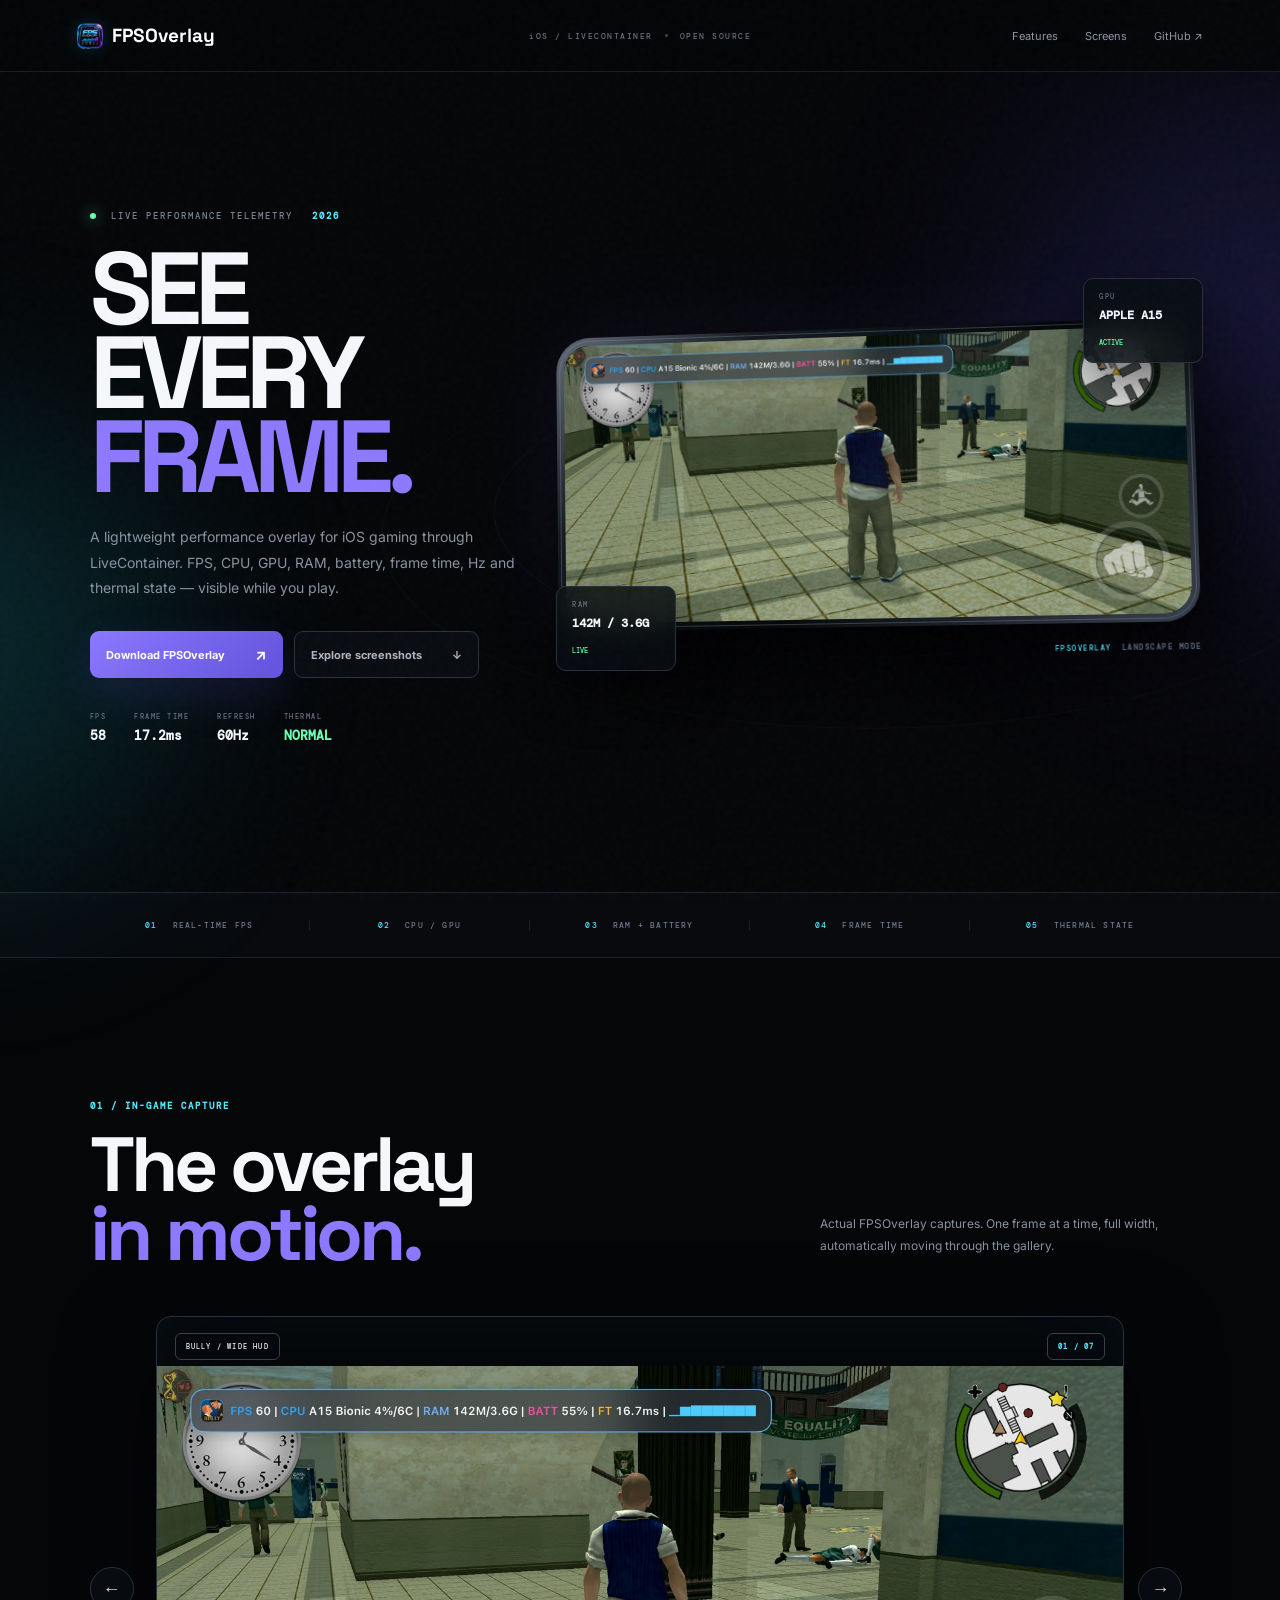
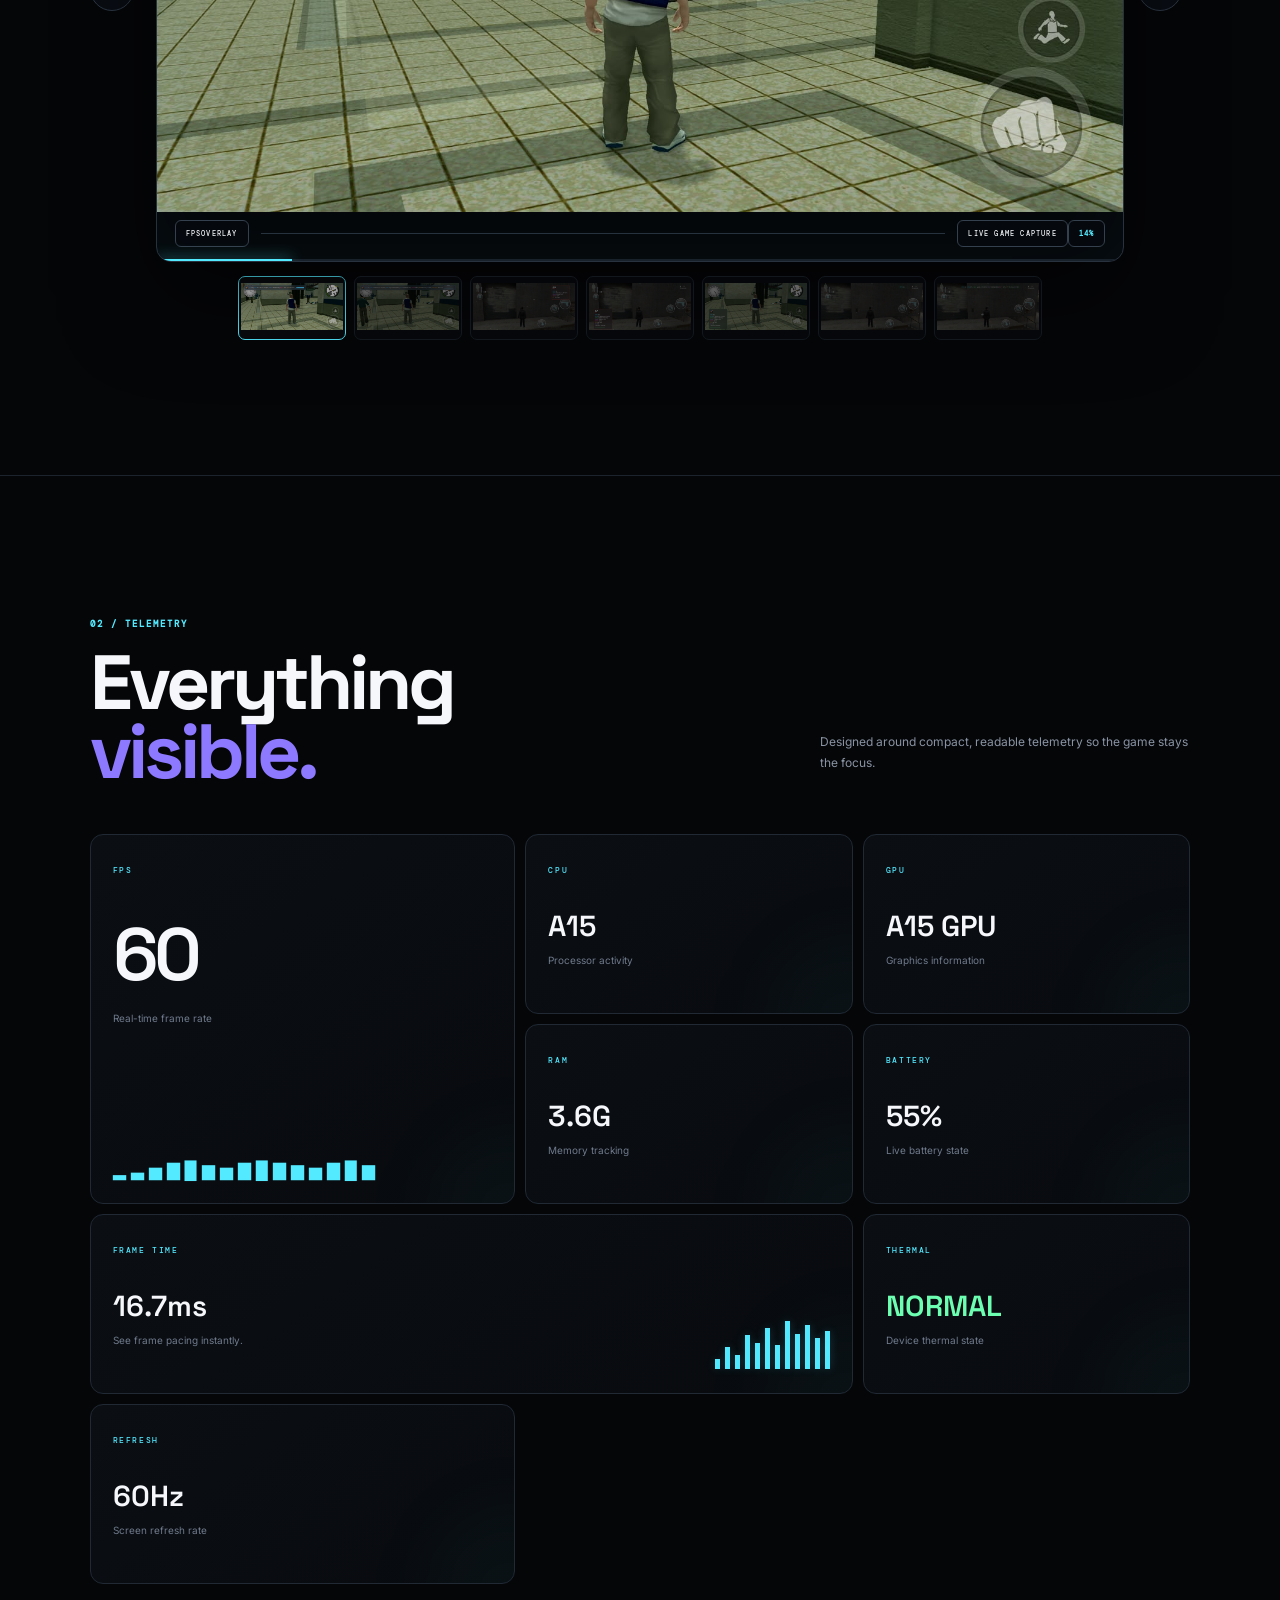
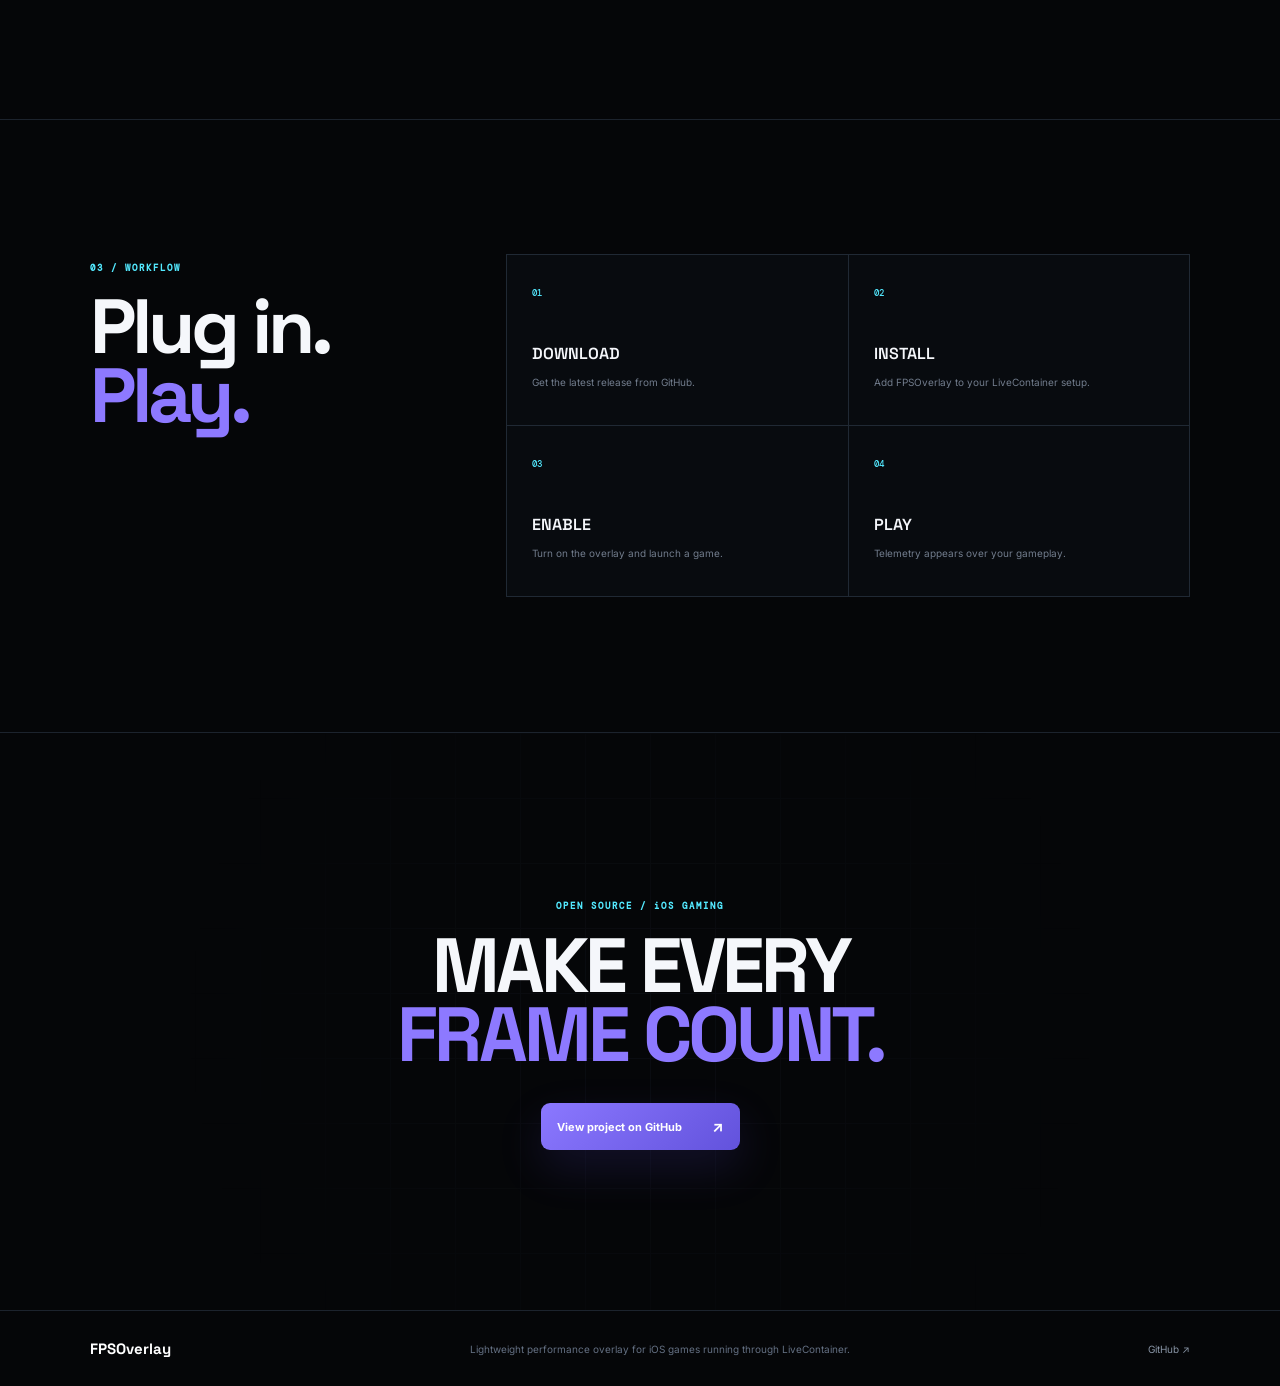
<file: docs/index.html>
<!doctype html>
<html lang="en">
<head>
<meta charset="utf-8"><meta name="viewport" content="width=device-width,initial-scale=1">
<title>FPSOverlay — Real-time performance for iOS games</title>
<meta name="theme-color" content="#05070b">
<link rel="icon" type="image/png" sizes="32x32" href="assets/favicon-32.png">
<link rel="icon" type="image/png" sizes="64x64" href="assets/favicon-64.png">
<link rel="apple-touch-icon" href="assets/apple-touch-icon.png">
<meta name="description" content="FPSOverlay is a lightweight performance overlay for iOS games running through LiveContainer.">
<link rel="preconnect" href="https://fonts.googleapis.com"><link rel="preconnect" href="https://fonts.gstatic.com" crossorigin>
<link href="https://fonts.googleapis.com/css2?family=DM+Mono:wght@400;500&family=Inter:wght@400;500;600;700;800&family=Space+Grotesk:wght@500;600;700&display=swap" rel="stylesheet">
<link rel="stylesheet" href="style.css">
</head>
<body>
<div class="noise"></div><div class="mouse-glow" aria-hidden="true"></div><div class="ambient a1"></div><div class="ambient a2"></div>
<header class="nav"><a class="brand" href="#top"><img src="assets/fpsoverlay-logo.png" alt="FPSOverlay logo"> <span>FPSOverlay</span></a><div class="nav-mid"><span>iOS / LIVECONTAINER</span><i></i><span>OPEN SOURCE</span></div><nav><a href="#features">Features</a><a href="#screens">Screens</a><a href="https://github.com/fzfalcon/FPSOverlay" target="_blank">GitHub ↗</a></nav></header>
<main id="top">
<section class="hero">
 <div class="hero-left">
  <div class="kicker"><span class="pulse"></span> LIVE PERFORMANCE TELEMETRY <b>2026</b></div>
  <h1>SEE EVERY<br><em>FRAME.</em></h1>
  <p class="lead">A lightweight performance overlay for iOS gaming through LiveContainer. FPS, CPU, GPU, RAM, battery, frame time, Hz and thermal state — visible while you play.</p>
  <div class="hero-actions"><a class="btn primary" href="https://github.com/fzfalcon/FPSOverlay/releases" target="_blank"><span>Download FPSOverlay</span><b>↗</b></a><a class="btn ghost" href="#screens">Explore screenshots <b>↓</b></a></div>
  <div class="micro-stats"><div><span>FPS</span><strong id="liveFps">60</strong></div><div><span>FRAME TIME</span><strong id="liveFt">16.7ms</strong></div><div><span>REFRESH</span><strong>60Hz</strong></div><div><span>THERMAL</span><strong class="ok">NORMAL</strong></div></div>
 </div>
 <div class="hero-right">
   <div class="device-shadow"></div>
   <div class="game-device">
    <div class="metal-edge"><div class="screen"><img id="heroScreen" src="assets/bully-wide.jpeg" alt="FPSOverlay running in Bully"><div class="glass"></div><div class="screen-scan"></div></div></div>
    <div class="side-label"><span>FPSOVERLAY</span><b>LANDSCAPE MODE</b></div>
   </div>
   <div class="float-card c1"><small>GPU</small><b>APPLE A15</b><span>ACTIVE</span></div>
   <div class="float-card c2"><small>RAM</small><b>142M / 3.6G</b><span>LIVE</span></div>
   <div class="orbit o1"></div><div class="orbit o2"></div>
 </div>
</section>
<section class="ticker"><div><span>01</span> REAL-TIME FPS</div><div><span>02</span> CPU / GPU</div><div><span>03</span> RAM + BATTERY</div><div><span>04</span> FRAME TIME</div><div><span>05</span> THERMAL STATE</div></section>
<section class="screens" id="screens">
 <div class="section-head"><div><small>01 / IN-GAME CAPTURE</small><h2>The overlay<br><em>in motion.</em></h2></div><p>Actual FPSOverlay captures. One frame at a time, full width, automatically moving through the gallery.</p></div>
 <div class="showcase">
  <button class="slide-btn prev" id="prev" aria-label="Previous screenshot">←</button>
  <div class="screen-stage"><div class="stage-glow"></div><img id="sliderImage" src="assets/bully-wide.jpeg" alt="FPSOverlay screenshot"><div class="stage-top"><span id="slideTitle">BULLY / WIDE HUD</span><b id="slideCount">01 / 07</b></div><div class="stage-bottom"><span>FPSOVERLAY</span><i></i><span>LIVE GAME CAPTURE</span><b id="progressText">14%</b></div><div class="progress"><span id="progressBar"></span></div></div>
  <button class="slide-btn next" id="next" aria-label="Next screenshot">→</button>
 </div>
 <div class="thumbs" id="thumbs"></div>
</section>
<section class="features" id="features">
 <div class="section-head feature-head"><div><small>02 / TELEMETRY</small><h2>Everything<br><em>visible.</em></h2></div><p>Designed around compact, readable telemetry so the game stays the focus.</p></div>
 <div class="bento"><article class="big"><span>FPS</span><strong>60</strong><p>Real-time frame rate</p><div class="spark">▂▃▅▇█▆▅▇█▇▆▅▇█▆</div></article><article><span>CPU</span><strong>A15</strong><p>Processor activity</p></article><article><span>GPU</span><strong>A15 GPU</strong><p>Graphics information</p></article><article><span>RAM</span><strong>3.6G</strong><p>Memory tracking</p></article><article><span>BATTERY</span><strong>55%</strong><p>Live battery state</p></article><article class="wide"><span>FRAME TIME</span><strong>16.7ms</strong><p>See frame pacing instantly.</p><div class="bars"><i></i><i></i><i></i><i></i><i></i><i></i><i></i><i></i><i></i><i></i><i></i><i></i></div></article><article><span>THERMAL</span><strong class="ok">NORMAL</strong><p>Device thermal state</p></article><article><span>REFRESH</span><strong>60Hz</strong><p>Screen refresh rate</p></article></div>
</section>
<section class="install" id="install"><div><small>03 / WORKFLOW</small><h2>Plug in.<br><em>Play.</em></h2></div><div class="steps"><article><b>01</b><strong>DOWNLOAD</strong><p>Get the latest release from GitHub.</p></article><article><b>02</b><strong>INSTALL</strong><p>Add FPSOverlay to your LiveContainer setup.</p></article><article><b>03</b><strong>ENABLE</strong><p>Turn on the overlay and launch a game.</p></article><article><b>04</b><strong>PLAY</strong><p>Telemetry appears over your gameplay.</p></article></div></section>
<section class="cta"><div class="cta-grid"></div><small>OPEN SOURCE / iOS GAMING</small><h2>MAKE EVERY<br><em>FRAME COUNT.</em></h2><a class="btn primary" href="https://github.com/fzfalcon/FPSOverlay" target="_blank"><span>View project on GitHub</span><b>↗</b></a></section>
</main>
<footer><b>FPSOverlay</b><span>Lightweight performance overlay for iOS games running through LiveContainer.</span><a href="https://github.com/fzfalcon/FPSOverlay" target="_blank">GitHub ↗</a></footer>
<script src="script.js"></script>
</body></html>
</file>
<file: docs/style.css>
:root{--bg:#050608;--panel:#0b0e13;--line:#1c232d;--text:#f5f7fb;--muted:#8993a3;--cyan:#53e9ff;--violet:#8d79ff;--green:#6cffb1}*{box-sizing:border-box}html{scroll-behavior:smooth}body{margin:0;background:var(--bg);color:var(--text);font-family:Inter,Arial,sans-serif;overflow-x:hidden}.mouse-glow{position:fixed;left:0;top:0;width:420px;height:420px;border-radius:50%;pointer-events:none;z-index:1;opacity:0;transform:translate3d(-50%,-50%,0);background:radial-gradient(circle,rgba(83,233,255,.13) 0%,rgba(117,91,255,.07) 28%,rgba(83,233,255,.025) 48%,transparent 72%);filter:blur(18px);mix-blend-mode:screen;transition:opacity .35s ease;will-change:transform}.mouse-glow.active{opacity:1}.noise{position:fixed;inset:0;z-index:50;pointer-events:none;opacity:.035;background-image:url("data:image/svg+xml,%3Csvg viewBox='0 0 180 180' xmlns='http://www.w3.org/2000/svg'%3E%3Cfilter id='n'%3E%3CfeTurbulence type='fractalNoise' baseFrequency='.9' numOctaves='3' stitchTiles='stitch'/%3E%3C/filter%3E%3Crect width='100%25' height='100%25' filter='url(%23n)' opacity='.7'/%3E%3C/svg%3E")}.ambient{position:fixed;border-radius:50%;filter:blur(120px);pointer-events:none;opacity:.18}.a1{width:520px;height:520px;background:#6355ff;top:10%;right:-250px}.a2{width:420px;height:420px;background:#16cfe5;bottom:5%;left:-260px}.nav{height:72px;position:sticky;top:0;z-index:30;display:flex;align-items:center;justify-content:space-between;padding:0 6%;border-bottom:1px solid #171d25;background:#050608d9;backdrop-filter:blur(22px)}.brand{font:700 19px "Space Grotesk";color:#fff;text-decoration:none}.dot{display:inline-block;width:7px;height:7px;background:var(--cyan);border-radius:50%;box-shadow:0 0 16px var(--cyan);margin-right:10px}.nav-mid{position:absolute;left:50%;transform:translateX(-50%);display:flex;align-items:center;gap:12px;font:500 8px "DM Mono";letter-spacing:1.5px;color:#657183}.nav-mid i{width:3px;height:3px;background:#384250;border-radius:50%}nav{display:flex;gap:27px;align-items:center}nav a{color:#8b96a7;text-decoration:none;font-size:11px}nav a:hover{color:#fff}.hero{min-height:820px;padding:80px 7% 90px;display:grid;grid-template-columns:.8fr 1.2fr;gap:3%;align-items:center;position:relative}.hero-left{position:relative;z-index:3}.kicker{font:500 9px "DM Mono";letter-spacing:2px;color:#788495}.kicker .pulse{display:inline-block;width:6px;height:6px;border-radius:50%;background:var(--green);box-shadow:0 0 16px var(--green);margin-right:8px}.kicker b{color:var(--cyan);margin-left:12px}.hero h1{font:700 clamp(65px,8vw,118px)/.82 "Space Grotesk";letter-spacing:-7px;margin:25px 0}.hero h1 em,.section-head h2 em,.feature-head h2 em,.install h2 em,.cta h2 em{font-style:normal;color:var(--violet)}.lead{max-width:530px;color:var(--muted);font-size:14px;line-height:1.85}.hero-actions{display:flex;gap:11px;margin:30px 0 34px}.btn{display:inline-flex;align-items:center;justify-content:space-between;gap:30px;padding:14px 16px;border-radius:9px;text-decoration:none;font-size:11px;font-weight:700}.btn.primary{color:#fff;background:linear-gradient(135deg,#8b78ff,#6252dc);box-shadow:0 18px 45px #6e5aff25}.btn.primary b{font-size:15px}.btn.ghost{border:1px solid #29323e;color:#aeb7c4;background:#090c11}.btn:hover{transform:translateY(-2px)}.micro-stats{display:flex;gap:28px}.micro-stats div{display:grid;gap:6px}.micro-stats span{font:500 7px "DM Mono";color:#667284;letter-spacing:1.5px}.micro-stats strong{font:600 13px "DM Mono"}.ok{color:var(--green)!important}.hero-right{min-height:570px;position:relative;display:flex;align-items:center;justify-content:center;perspective:1400px}.game-device{width:min(960px,100%);aspect-ratio:1616/755;position:relative;transform:rotateY(-5deg) rotateX(3deg) rotateZ(-1.5deg);transform-style:preserve-3d;transition:transform .5s cubic-bezier(.2,.8,.2,1);z-index:3}.hero-right:hover .game-device{transform:rotateY(-1deg) rotateX(1deg) rotateZ(-1deg) translateY(-5px)}.metal-edge{position:absolute;inset:0;padding:8px;border-radius:35px;background:linear-gradient(135deg,#626b78,#151a22 22%,#05070a 55%,#38404d);box-shadow:35px 50px 100px #000,0 0 100px #7765ff18}.metal-edge:after{content:"";position:absolute;inset:3px;border:1px solid #8e98a755;border-radius:32px;pointer-events:none}.screen{width:100%;height:100%;border-radius:27px;overflow:hidden;background:#030405;position:relative;box-shadow:inset 0 0 0 5px #080a0d,inset 0 0 0 6px #10141a}.screen img{width:100%;height:100%;display:block;object-fit:cover;background:#05070a;transition:opacity .35s,transform .55s cubic-bezier(.2,.8,.2,1);transform:scale(1)}.screen img.changing{opacity:0;transform:scale(1.012)}.glass{position:absolute;inset:0;background:linear-gradient(118deg,#fff0 15%,#fff0 42%,#ffffff0c 52%,#fff0 66%),radial-gradient(circle at 75% 0,#54e9ff0b,transparent 35%);mix-blend-mode:screen;pointer-events:none}.screen-scan{position:absolute;inset:0;pointer-events:none;background:linear-gradient(115deg,transparent 25%,#ffffff08 43%,transparent 55%);transform:translateX(-120%);animation:screenSweep 6s ease-in-out infinite;mix-blend-mode:screen}@keyframes screenSweep{0%,35%{transform:translateX(-120%)}65%,100%{transform:translateX(120%)}}.side-label{position:absolute;right:0;bottom:-29px;display:flex;gap:10px;font:500 7px "DM Mono";letter-spacing:1.5px;color:#536072}.side-label span{color:var(--cyan)}.float-card{position:absolute;z-index:5;padding:13px 15px;min-width:120px;background:#090d12d9;border:1px solid #26303b;border-radius:10px;backdrop-filter:blur(14px);box-shadow:0 20px 50px #0008}.float-card small{display:block;font:500 7px "DM Mono";letter-spacing:1.5px;color:#657184}.float-card b{display:block;font:600 12px "DM Mono";margin:6px 0}.float-card span{font:500 7px "DM Mono";color:var(--green)}.c1{right:-2%;top:15%}.c2{left:1%;bottom:16%}.orbit{position:absolute;border:1px solid #5863ff18;border-radius:50%;transform:rotateX(68deg) rotateZ(-18deg)}.o1{width:730px;height:730px}.o2{width:930px;height:930px;border-color:#53e9ff0b}.ticker{border-top:1px solid var(--line);border-bottom:1px solid var(--line);height:66px;display:grid;grid-template-columns:repeat(5,1fr);align-items:center;padding:0 7%;background:#080a0e}.ticker div{font:500 8px "DM Mono";letter-spacing:1.2px;color:#707b8c;text-align:center;border-right:1px solid #1b222b}.ticker div:last-child{border:0}.ticker span{color:var(--cyan);margin-right:9px}.screens,.features,.install,.cta{padding:135px 7%;border-bottom:1px solid var(--line)}.section-head{display:flex;justify-content:space-between;align-items:end;margin-bottom:48px}.section-head small,.screens small,.features small,.install small,.cta small{font:600 9px "DM Mono";letter-spacing:2px;color:var(--cyan)}.section-head h2,.feature-head h2,.install h2,.cta h2{font:700 clamp(50px,6vw,82px)/.9 "Space Grotesk";letter-spacing:-4px;margin:17px 0 0}.section-head p{max-width:370px;color:var(--muted);font-size:12px;line-height:1.8}.showcase{display:grid;grid-template-columns:52px 1fr 52px;gap:14px;align-items:center}.screen-stage{position:relative;overflow:hidden;border:1px solid #28323e;border-radius:15px;background:#05070a;box-shadow:0 35px 90px #0008}.screen-stage>img{display:block;width:100%;aspect-ratio:16/9;object-fit:contain;transition:opacity .22s,transform .45s}.stage-glow{position:absolute;inset:0;box-shadow:inset 0 0 80px #53e9ff09;pointer-events:none;z-index:2}.stage-top,.stage-bottom{position:absolute;left:18px;right:18px;display:flex;justify-content:space-between;align-items:center;z-index:4;font:500 7px "DM Mono";letter-spacing:1.2px}.stage-top{top:16px}.stage-bottom{bottom:14px}.stage-top span,.stage-top b,.stage-bottom span,.stage-bottom b{padding:8px 10px;border:1px solid #34404d;background:#060a0edb;border-radius:6px}.stage-top b,.stage-bottom b{color:var(--cyan)}.stage-bottom i{height:1px;background:#26323e;flex:1;margin:0 12px}.progress{position:absolute;bottom:0;left:0;right:0;height:2px;background:#18202a;z-index:5}.progress span{display:block;height:100%;width:14%;background:var(--cyan);box-shadow:0 0 14px var(--cyan);transition:.35s}.slide-btn{width:44px;height:44px;border-radius:50%;border:1px solid #2c3744;background:#090d13;color:#eaf0f6;font-size:18px;cursor:pointer}.slide-btn:hover{color:var(--cyan);border-color:var(--cyan);box-shadow:0 0 25px #53e9ff16}.thumbs{display:flex;justify-content:center;gap:8px;margin-top:14px}.thumb{width:108px;aspect-ratio:16/9;padding:2px;background:#080b0f;border:1px solid #28323e;border-radius:7px;opacity:.42;cursor:pointer}.thumb:hover,.thumb.active{opacity:1;border-color:var(--cyan)}.thumb img{width:100%;height:100%;object-fit:contain}.bento{display:grid;grid-template-columns:1.3fr 1fr 1fr;grid-auto-rows:180px;gap:10px}.bento article{padding:22px;border:1px solid #202934;border-radius:13px;background:linear-gradient(145deg,#0b0f14,#080a0e);position:relative;overflow:hidden}.bento article:after{content:"";position:absolute;width:180px;height:180px;border-radius:50%;background:#53e9ff08;filter:blur(35px);right:-90px;bottom:-100px}.bento span{font:500 8px "DM Mono";letter-spacing:1.6px;color:var(--cyan)}.bento strong{display:block;font:600 29px "Space Grotesk";margin-top:30px}.bento p{font-size:10px;color:#6f7a8c}.bento .big{grid-row:span 2}.bento .big strong{font-size:74px;letter-spacing:-5px}.spark{position:absolute;left:22px;right:22px;bottom:22px;color:var(--cyan);letter-spacing:5px;font-size:17px}.bento .wide{grid-column:span 2}.bars{display:flex;align-items:end;gap:5px;position:absolute;right:22px;bottom:24px;height:48px}.bars i{display:block;width:5px;height:20%;background:#53e9ff;box-shadow:0 0 10px #53e9ff33}.bars i:nth-child(2){height:45%}.bars i:nth-child(3){height:30%}.bars i:nth-child(4){height:70%}.bars i:nth-child(5){height:55%}.bars i:nth-child(6){height:85%}.bars i:nth-child(7){height:50%}.bars i:nth-child(8){height:100%}.bars i:nth-child(9){height:72%}.bars i:nth-child(10){height:92%}.bars i:nth-child(11){height:65%}.bars i:nth-child(12){height:80%}.install{display:grid;grid-template-columns:.65fr 1.35fr;gap:8%}.steps{display:grid;grid-template-columns:1fr 1fr}.steps article{padding:25px;border:1px solid #202934;margin:-1px 0 0 -1px;min-height:170px;background:#080b0f}.steps b{font:500 9px "DM Mono";color:var(--cyan)}.steps strong{display:block;font:600 16px "Space Grotesk";margin-top:43px}.steps p{font-size:10px;line-height:1.6;color:#717c8c}.cta{text-align:center;position:relative;overflow:hidden;padding-top:160px;padding-bottom:160px}.cta-grid{position:absolute;inset:0;background-image:linear-gradient(#202632 1px,transparent 1px),linear-gradient(90deg,#202632 1px,transparent 1px);background-size:65px 65px;mask-image:radial-gradient(circle at center,#000,transparent 65%);opacity:.25}.cta h2{position:relative;margin:18px 0 34px}.cta small,.cta .btn{position:relative}footer{display:flex;align-items:center;justify-content:space-between;padding:28px 7%;font-size:10px;color:#647083}footer b{color:#fff;font:700 15px "Space Grotesk"}footer a{color:#8894a5;text-decoration:none}footer span{max-width:430px}@media(max-width:1000px){.nav-mid{display:none}.hero{grid-template-columns:1fr}.hero-right{margin-top:35px}.c1{right:0}.c2{left:0}.bento{grid-template-columns:1fr 1fr}.bento .big{grid-row:span 2}.bento .wide{grid-column:span 2}.install{grid-template-columns:1fr}.steps{margin-top:50px}}@media(max-width:650px){.nav{padding:0 5%}.nav nav a:not(:last-child){display:none}.hero,.screens,.features,.install,.cta{padding-left:5%;padding-right:5%}.hero h1{font-size:64px;letter-spacing:-5px}.micro-stats{gap:15px;flex-wrap:wrap}.hero-actions{flex-wrap:wrap}.game-device{transform:none;aspect-ratio:1600/739}.float-card{display:none}.ticker{padding:0 5%;grid-template-columns:repeat(5,180px);overflow:auto}.ticker div{font-size:7px}.section-head{display:block}.section-head p{margin-top:25px}.showcase{grid-template-columns:35px 1fr 35px;gap:5px}.slide-btn{width:35px;height:35px}.stage-top,.stage-bottom{left:8px;right:8px}.stage-top span,.stage-top b,.stage-bottom span,.stage-bottom b{padding:6px;font-size:6px}.thumbs{overflow:auto;justify-content:flex-start;padding-bottom:4px}.thumb{min-width:82px}.bento{grid-template-columns:1fr}.bento .big,.bento .wide{grid-row:auto;grid-column:auto}.bento .big{min-height:220px}.steps{grid-template-columns:1fr}footer{display:block;padding:25px 5%}footer>*{display:block;margin:9px 0}.nav-mid{display:none}}

@media (pointer:coarse){.mouse-glow{display:none}}

/* FPSOverlay brand mark */
.brand { display:flex; align-items:center; gap:9px; }
.brand img { width:26px; height:26px; object-fit:cover; border-radius:7px; display:block; box-shadow:0 0 18px rgba(0,210,255,.18); }
@media (max-width:640px){
  .brand img { width:23px; height:23px; border-radius:6px; }
}
</file>
